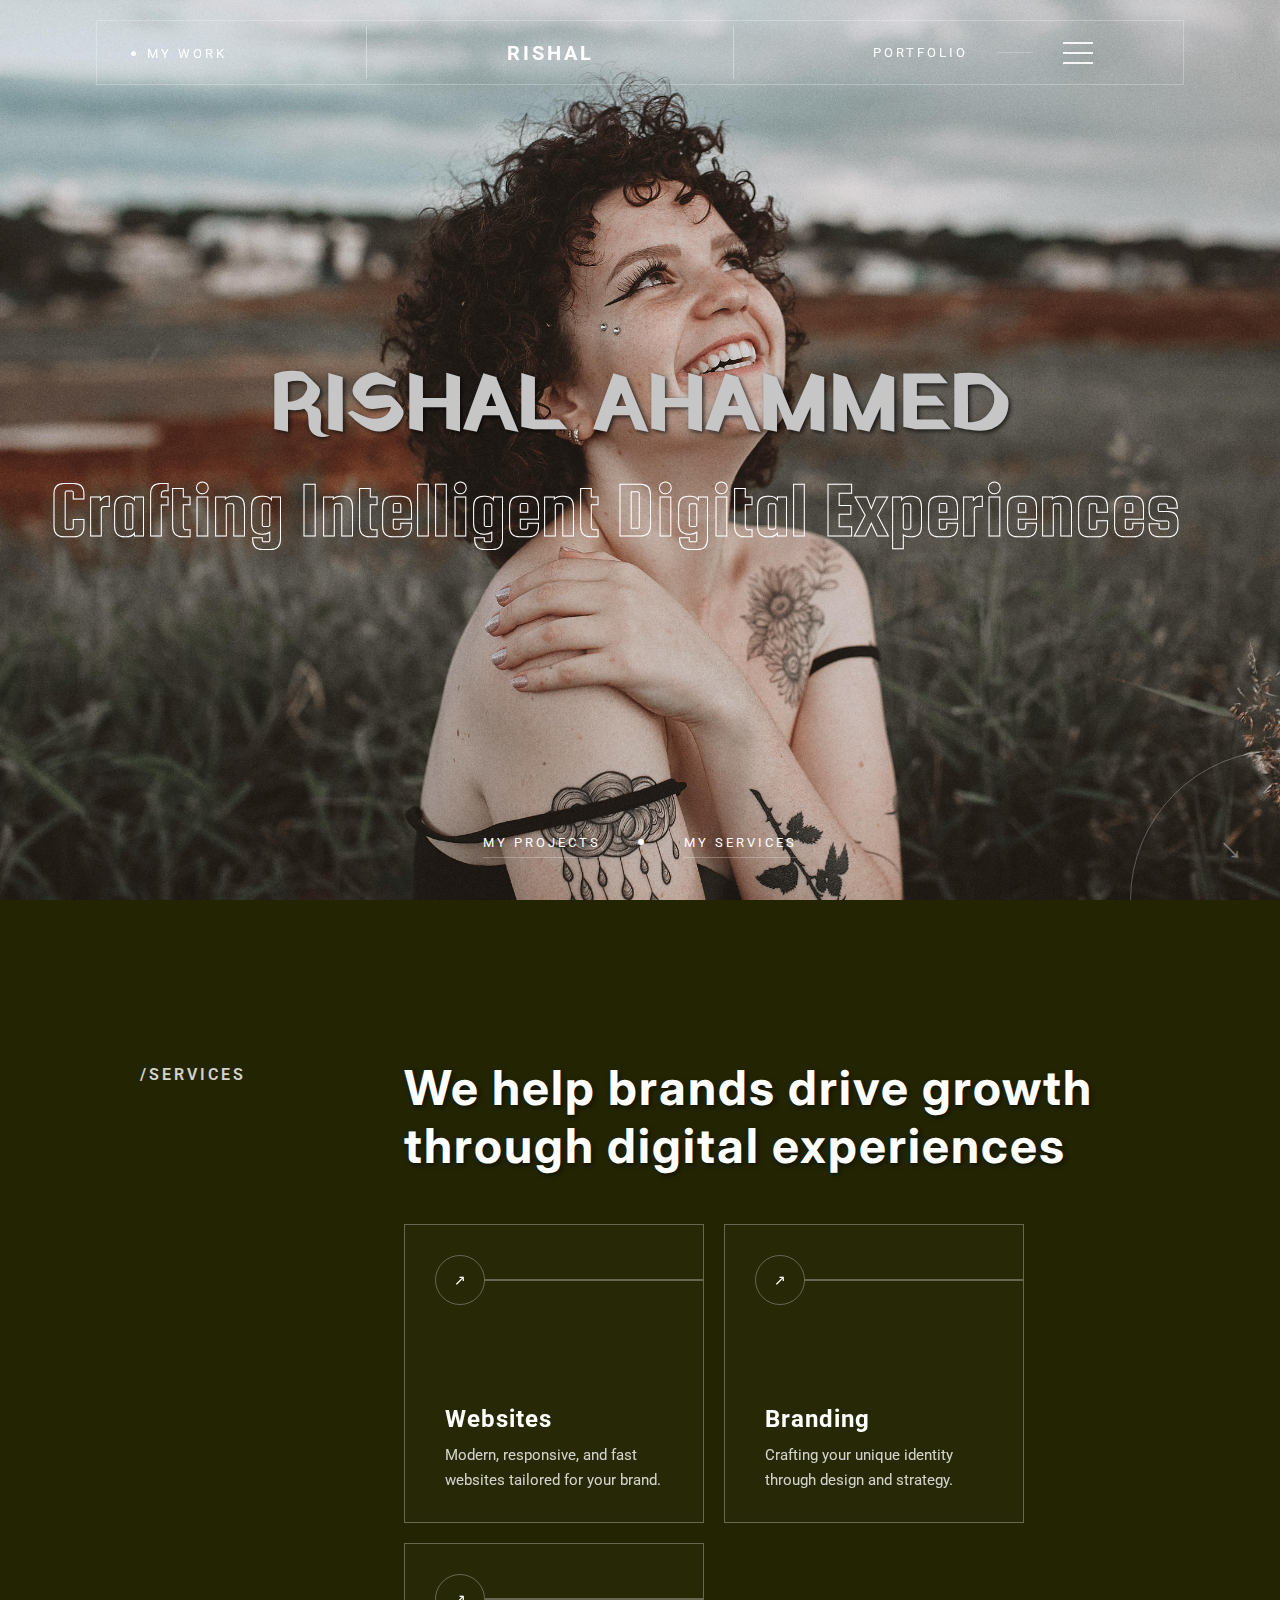
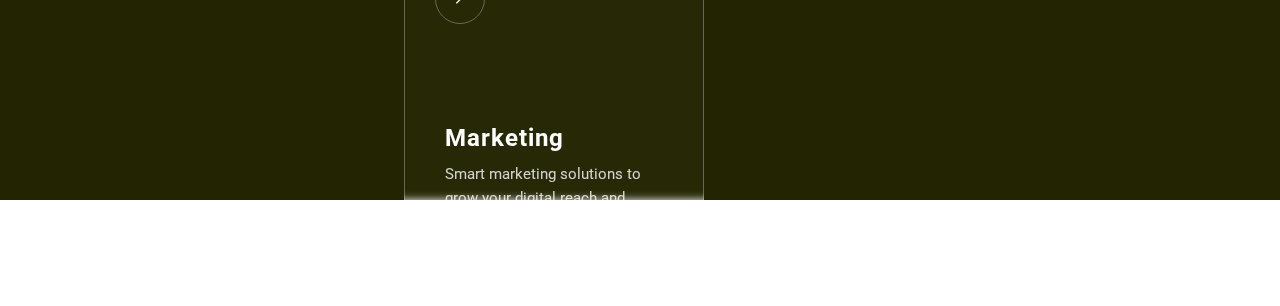
<file: index.html>
<!DOCTYPE html>
<html lang="en">

<head>
    <meta charset="UTF-8">
    <meta name="viewport" content="width=device-width, initial-scale=1.0">
    <title>Rishal Ahammed | Portfolio</title>

    <!-- Google Fonts -->
    <link href="https://fonts.googleapis.com/css2?family=Roboto:wght@400;700&family=Lora&display=swap" rel="stylesheet">
    <link rel="preconnect" href="https://fonts.googleapis.com">
    <link rel="preconnect" href="https://fonts.gstatic.com" crossorigin>
    <link
        href="https://fonts.googleapis.com/css2?family=JetBrains+Mono:ital,wght@0,100..800;1,100..800&family=Squada+One&family=Yatra+One&display=swap"
        rel="stylesheet">
    <link href="https://fonts.googleapis.com/css2?family=Inter:wght@600&display=swap" rel="stylesheet">

    <!-- External CSS -->
    <link rel="stylesheet" href="styles.css">
</head>

<body>


    <div class="div1" id="div1">
        <div class="header-box">
            <ul class="leading">
                <li><a href="">MY WORK</a></li>
            </ul>
            <hr class="separator">
            <h1><a href="">RISHAL</a></h1>
            <hr class="separator">
            <div class="trailing">
                <p>PORTFOLIO</p>
                <div class="bar4"></div>
                <div class="container" onclick="myFunction(this)">
                    <div class="bar1"></div>
                    <div class="bar2"></div>
                    <div class="bar3"></div>
                </div>
            </div>
        </div>


        <div class="fullscreen-menu" id="fullscreen-menu">
            <div class="overlay-scroll-wrapper" id="overlay-scroll-wrapper">
                <ul id="overlay-menu-items" class="overlay-menu-items">
                    <li><a href="#home" data-text="Home">Home</a></li>
                    <li><a href="#about" data-text="About">About</a></li>
                    <li><a href="#projects" data-text="Projects">Projects</a></li>
                    <li><a href="#services" data-text="Services">Services</a></li>
                    <li><a href="#contact" data-text="Contact">Contact</a></li>
                </ul>

            </div>
        </div>



        <div class="heading-container">
            <!-- First Heading (moves left to right) -->
            <h1 class="heading">RISHAL AHAMMED</h1>
            <!-- Second Heading (continuous movement with seamless duplication) -->
            <div class="heading-second-container">
                <div class="heading-second-track">
                    <span class="heading-second">Crafting Intelligent Digital Experiences</span>
                    <span class="heading-second">Crafting Intelligent Digital Experiences</span>
                    <span class="heading-second">Crafting Intelligent Digital Experiences</span>
                    <span class="heading-second">Crafting Intelligent Digital Experiences</span>
                    <span class="heading-second">Crafting Intelligent Digital Experiences</span>
                    <span class="heading-second">Crafting Intelligent Digital Experiences</span>
                    <span class="heading-second">Crafting Intelligent Digital Experiences</span>
                    <span class="heading-second">Crafting Intelligent Digital Experiences</span>
                </div>
            </div>
        </div>
        <div class="bottom-text-container">
            <a href="#" class="bottom-text-left">MY PROJECTS</a>
            <p class="bottom-bullet">•</p>
            <a href="#" class="bottom-text-right">MY SERVICES</a>
        </div>
        <div class="quarter-circle-container">
            <a href="#services-section">
                <div class="quarter-circle">
                    <p class="arrow-down">↓</p>
                </div>
            </a>
        </div>
    </div>

    <!-- ------------------------------------------------------------------------------------------------------------------------------------------- -->

    <div class="services-section" id="services-section">
        <div class="services-label">/Services</div>
        <div class="services-heading-container">
            <h1 class="services-main-heading">We help brands drive growth<br>through digital experiences</h1>
            <div class="services-boxes-container">
                <div class="service-box">
                    <div class="circle-line_container">
                        <div class="circle-icon">
                            <span>↗</span> <!-- You can change this to an icon or use Font Awesome -->
                        </div>
                        <div class="line-to-right"></div>
                    </div>
                    <div class="service-content">
                        <h3 class="service-title">Websites</h3>
                        <p class="service-subtitle">Modern, responsive, and fast websites tailored for your brand.</p>
                    </div>
                </div>
                <div class="service-box">
                    <div class="circle-line_container">
                        <div class="circle-icon">
                            <span>↗</span> <!-- You can change this to an icon or use Font Awesome -->
                        </div>
                        <div class="line-to-right"></div>
                    </div>
                    <div class="service-content">
                        <h3 class="service-title">Branding</h3>
                        <p class="service-subtitle">Crafting your unique identity through design and strategy.</p>
                    </div>
                </div>
                <div class="service-box">
                    <div class="circle-line_container">
                        <div class="circle-icon">
                            <span>↗</span> <!-- You can change this to an icon or use Font Awesome -->
                        </div>
                        <div class="line-to-right"></div>
                    </div>
                    <div class="service-content">
                        <h3 class="service-title">Marketing</h3>
                        <p class="service-subtitle">Smart marketing solutions to grow your digital reach and engagement.
                        </p>
                    </div>
                </div>
            </div>
        </div>
    </div>

    <!-- ------------------------------------------------------------------------------------------------------------------------------------------- -->

    <!-- External JavaScript -->
    <script src="script.js" defer></script>
</body>

</html>
</file>
<file: test.html>
<!DOCTYPE html>
<html lang="en">

<head>
    <meta charset="UTF-8">
    <meta name="viewport" content="width=device-width, initial-scale=1.0">
    <title>Header Color Change on Scroll</title>

    <style>
        /* Basic CSS Reset */
        * {
            margin: 0;
            padding: 0;
            box-sizing: border-box;
        }

        body,
        html {
            height: 200vh;
            overflow: auto;
            scrollbar-width: none;
        }

        body::-webkit-scrollbar {
            display: none;
            /* Hide scrollbar for WebKit browsers (Chrome, Safari) */
        }

        /* First Section */
        .div1 {
            position: relative;
            background: url("https://via.placeholder.com/1920x1080") no-repeat center center/cover;
            height: 100vh;
            display: flex;
            justify-content: center;
            align-items: center;
            color: white;
            transition: background-color 0.2s ease;
        }

        .div2 {
            background-color: #2c3e50;
            height: 100vh;
            display: flex;
            justify-content: center;
            align-items: center;
            color: white;
        }

        /* Header box */
        .header-box {
            position: fixed;
            top: 20px;
            left: 50%;
            transform: translateX(-50%);
            padding: 10px 50px;
            font-size: 20px;
            background-color: transparent;
            /* Initially transparent */
            transition: background-color 0.2s ease;
            /* Smooth transition for color change */
            z-index: 10;
        }
    </style>
</head>

<body>

    <!-- First Section -->
    <div class="div1">
        <div class="header-box">
            <p>Scroll to Change Background Color</p>
        </div>
    </div>

    <!-- Second Section -->
    <div class="div2">
        <p>Second Section</p>
    </div>

    <script>
        console.log('Script is running');

        // Attach scroll event listener
        document.addEventListener('scroll', function () {
            console.log('Scroll detected!');
            const scrollY = window.scrollY || document.documentElement.scrollTop;
            console.log('Current Scroll Position:', scrollY);

            const header = document.querySelector('.header-box');
            if (scrollY > 50) {
                header.style.backgroundColor = 'red';
            } else {
                header.style.backgroundColor = 'rgba(0, 0, 0, 0.5)';
            }
        });
    </script>

</body>

</html>
</file>
<file: styles.css>
/*======================
  Root Variables
========================*/
:root {
  --main-font: "Roboto", sans-serif;
  --heading-font: "Lora", serif;
  --font3: "Yatra One", system-ui;
  --font4: "Squada One", sans-serif;
  --font-inter-semibold: "Inter", sans-serif;
}

/*======================
  CSS Reset
========================*/
* {
  margin: 0;
  padding: 0;
  box-sizing: border-box;
}

html,
body {
  margin: 0;
  padding: 0;
  height: 200vh;
  overflow-x: hidden;
  overflow-y: scroll;
  scroll-behavior: smooth;
  scrollbar-width: none;
}

/* Hide scrollbar in WebKit-based browsers */
body::-webkit-scrollbar {
  display: none;
}

/*======================
  Section Layouts
========================*/
.div1 {
  position: relative;
  background: url("img/background.jpg") no-repeat center center/cover;
  height: 100vh;
  display: flex;
  flex-direction: column;
  align-items: center;
  justify-content: center;
}


/*======================
  Header Styling
========================*/
.header-box {
  font-family: var(--main-font);
  position: fixed;
  z-index: 1001;
  top: 20px;
  left: 50%;
  transform: translateX(-50%);
  background-color: transparent;
  width: 85%;
  height: 65px;
  padding: 5px 90px 5px 50px;
  border: 0.1px solid rgba(255, 255, 255, 0.266);
  border-radius: 0px;
  display: flex;
  justify-content: space-between;
  align-items: center;
  font-size: 10px;
  color: white;
  letter-spacing: 3px;
  transition: background-color 0.1s linear;
}

.header-box.scrolled {
  background-color: rgba(255, 0, 0, 0.9);
}

h1 a {
  color: white;
  text-decoration: none;
}

/*======================
  Header - Left Menu
========================*/
.leading {
  text-align: left;
  list-style-type: disc;
  letter-spacing: 3px;
}

.leading li {
  font-size: 13px;
  margin-left: 0;
  padding-left: 0;
}

.leading li::marker {
  font-size: 15px;
}

.leading a {
  color: white;
  text-decoration: none;
}

/*======================
  Header - Right Menu
========================*/
.trailing {
  display: flex;
  align-items: center;
  justify-content: flex-end;
  font-size: 13px;
  text-align: right;
  letter-spacing: 3px;
}

/* Hamburger Icon */
.container {
  display: inline-block;
  cursor: pointer;
  margin-left: 30px;
}

.bar1,
.bar2,
.bar3 {
  width: 30px;
  height: 2px;
  background-color: rgba(255, 255, 255, 0.893);
  margin: 8px 0;
  transition: 0.4s;
}

.change .bar1 {
  transform: translate(0, 9px) rotate(-45deg);
}

.change .bar2 {
  opacity: 0;
}

.change .bar3 {
  transform: translate(0, -11px) rotate(45deg);
}

/* Vertical Line Separator */
.separator {
  border: none;
  border-left: 1px solid rgba(255, 255, 255, 0.367);
  height: auto;
  margin: 0;
  align-self: stretch;
}

/* Horizontal Line */
.bar4 {
  width: 35px;
  height: 1px;
  background-color: rgba(255, 255, 255, 0.234);
  margin-left: 30px;
}

/*======================
  Bottom Text Section
========================*/
.bottom-text-container {
  font-family: var(--main-font);
  position: absolute;
  bottom: 40px;
  left: 0;
  right: 0;
  display: flex;
  justify-content: center;
  align-items: center;
  font-size: 13px;
  letter-spacing: 3px;
  color: white;
}

.bottom-bullet {
  font-size: 30px;
  margin: 0 35px;
}

.bottom-text-left,
.bottom-text-right {
  position: relative;
  text-decoration: underline;
  text-underline-offset: 10px;
  text-decoration-color: rgba(255, 255, 255, 0.259);
  color: white;
  display: inline-block;
  cursor: pointer;
}

.bottom-text-left::after,
.bottom-text-right::after {
  content: "";
  position: absolute;
  bottom: -8px;
  right: 0;
  width: 0;
  height: 2px;
  background-color: white;
  transition: width 0.7s ease, right 0.7s ease;
}

.bottom-text-left:hover::after,
.bottom-text-right:hover::after {
  width: 100%;
  right: auto;
  left: 0;
}

/*======================
  Heading Sections
========================*/
.heading-container {
  position: relative;
  width: 100%;
  display: flex;
  flex-direction: column;
  align-items: center;
  justify-content: center;
}

.heading {
  font-family: var(--font3);
  font-size: 5rem;
  text-shadow: 2px 2px 4px rgba(0, 0, 0, 0.7);
  color: rgb(198, 198, 198);
  white-space: nowrap;
  animation: move-heading-left 60s linear infinite;
}

.heading-second-container {
  position: relative;
  width: 100%;
  overflow: hidden;
}

.heading-second-track {
  display: flex;
  animation: continuous-scroll 20s linear infinite;
  will-change: transform;
}

.heading-second {
  font-family: var(--font4);
  font-size: 5rem;
  color: transparent;
  -webkit-text-stroke: 1px white;
  display: inline-block;
  white-space: nowrap;
  padding: 0 50px;
}

/*======================
  Animations
========================*/
/* @keyframes move-heading-left {
  0% {
    transform: translateX(100%);
  }
  100% {
    transform: translateX(-200%);
  }
} */

@keyframes continuous-scroll {
  from {
    transform: translateX(-100%);
  }
  to {
    transform: translateX(0);
  }
}

/*======================
  Quarter Circle Design
========================*/
.quarter-circle-container {
  position: absolute;
  bottom: 0;
  right: 0;
  width: 200px;
  height: 200px;
  overflow: hidden;
  z-index: 50;
}

.quarter-circle {
  width: 300px;
  height: 300px;
  background-color: transparent;
  border-radius: 50%;
  position: absolute;
  bottom: -150px;
  right: -150px;
  border: 0.1px solid rgba(255, 255, 255, 0.266);
  box-sizing: border-box;
  transition: transform 0.9s ease, border-color 0.3s ease;
}

.quarter-circle:hover {
  transform: scale(1.1);
  border-width: 1px;
  border-color: white;
}

.arrow-down {
  position: absolute;
  bottom: 180px;
  left: 90px;
  font-size: 35px;
  color: rgba(255, 255, 255, 0.378);
  font-weight: lighter;
  z-index: 1001;
  transform: rotate(-45deg);
  transition: transform 0.5s ease, color 0.5s ease, font-weight 0.5s ease;
}

.quarter-circle:hover .arrow-down {
  color: rgba(255, 255, 255, 0.752);
  transform: rotate(0deg);
  font-weight: 300;
}

/* Fullscreen overlay menu */
.fullscreen-menu {
  position: fixed;
  z-index: 999;
  top: -100vh;
  left: 0;
  width: 100vw;
  height: 100vh;
  background-color: #0a0a0a; /* Dark background */
  z-index: 999;
  display: flex;
  align-items: center;
  justify-content: center;
  transition: top 0.8s ease-in-out;
  opacity: 0.95;
}
/* Horizontal scroll wrapper */
.overlay-scroll-wrapper {
  overflow: hidden;
  width: 100%;
  height: 100%;
  display: flex;
  align-items: center;
}

/* Menu item styles */
.overlay-menu-items {
  display: flex;
  gap: 80px; /* Reduced spacing between items */
  min-width: max-content; /* Ensures full width of all li's is respected */
  padding: 0 10vw; /* Optional: adds left/right space */
  will-change: transform;
  transition: transform 0.2s ease-out; /* Smooth transition */
}

.overlay-menu-items li {
  margin: 0 50px;
  white-space: nowrap;
  position: relative;
  z-index: 1;
}

.overlay-menu-items li a {
  font-size: 6rem;
  font-family: var(--font4);
  color: transparent;
  -webkit-text-stroke: 1px white;
  position: relative;
  display: inline-block;
  overflow: hidden;
  text-decoration: none;
  cursor: pointer;
}

/* The vertical fill effect */
.overlay-menu-items li a::before {
  content: attr(data-text);
  position: absolute;
  top: 0;
  left: 0;
  width: 100%;
  height: 100%;
  color: white;
  z-index: -1;
  pointer-events: none;

  clip-path: polygon(0 100%, 100% 100%, 100% 100%, 0 100%);
  transition: clip-path 1s ease-in-out;
}

.overlay-menu-items li a:hover::before {
  clip-path: polygon(0 0%, 100% 0%, 100% 100%, 0 100%);
  transition-duration: 1s; /* keep same duration */
  transition-timing-function: cubic-bezier(0.4, 0, 0.2, 1);
  /* no delay, so starts immediately */
}

.menu-items a:hover {
  color: #f44336; /* Optional: hover color */
}

/* Show menu when toggled */
.fullscreen-menu.show {
  top: 0;
}

/*======================
  Responsive Design
========================*/

/* For Tablets and Below (max width: 768px) */
@media (max-width: 768px) {
  .header-box {
    width: 95%;
    padding: 5px 20px;
    font-size: 10px;
    height: 55px;
  }

  .leading li,
  .trailing {
    font-size: 11px;
  }

  .container {
    margin-left: 15px;
  }

  .bar1,
  .bar2,
  .bar3 {
    width: 25px;
    margin: 6px 0;
  }

  .bar4 {
    width: 25px;
    margin-left: 15px;
  }

  .heading,
  .heading-second {
    font-size: 3rem;
  }

  .overlay-menu-items li a {
    font-size: 4rem;
  }

  .bottom-text-container {
    font-size: 12px;
  }

  .bottom-bullet {
    font-size: 25px;
    margin: 0 20px;
  }

  .arrow-down {
    font-size: 25px;
    left: 60px;
    bottom: 140px;
  }

  .quarter-circle-container {
    width: 160px;
    height: 160px;
  }

  .quarter-circle {
    width: 250px;
    height: 250px;
    bottom: -125px;
    right: -125px;
  }
}

/* For Mobile Phones (max width: 480px) */
@media (max-width: 480px) {
  .header-box {
    width: 95%;
    padding: 5px 15px;
    height: 50px;
    font-size: 9px;
  }

  .leading,
  .trailing {
    display: none; /* Hide header menu links on mobile */
  }

  .container {
    display: block;
    margin-left: auto;
  }

  .heading,
  .heading-second {
    font-size: 2.2rem;
    text-align: center;
    padding: 0 10px;
  }

  .overlay-menu-items {
    gap: 40px;
    padding: 0 5vw;
    flex-direction: column;
    align-items: center;
  }

  .overlay-menu-items li a {
    font-size: 2.5rem;
  }

  .bottom-text-container {
    flex-direction: column;
    font-size: 10px;
    gap: 6px;
    text-align: center;
  }

  .bottom-bullet {
    display: none;
  }

  .arrow-down {
    font-size: 20px;
    left: 45px;
    bottom: 110px;
  }

  .quarter-circle-container {
    width: 100px;
    height: 100px;
  }

  .quarter-circle {
    width: 150px;
    height: 150px;
    bottom: -75px;
    right: -75px;
  }

  .fullscreen-menu {
    padding: 20px;
    align-items: start;
    justify-content: start;
    flex-direction: column;
  }

  .overlay-scroll-wrapper {
    align-items: flex-start;
    padding-top: 80px;
  }
}

/*======================================================================================================================================
  Services Page Layout
========================*/
.services-section {
  min-height: 100vh;
  background-color: rgb(34, 36, 2);
  color: white;
  padding: 40px 20px;
  display: flex;
  flex-direction: column;
  position: relative;
  font-family: var(--main-font);
}

/* Top-left label */
.services-label {
  position: relative;
  top: 125px;
  left: 120px;
  font-size: 16px;
  font-weight: 600;
  letter-spacing: 3px;
  text-transform: uppercase;
  opacity: 0.8;
}

/* Main heading */
.services-heading-container {
  margin-top: 100px; /* Creates spacing from top label */
  padding-left: 30vw;
}

.services-main-heading {
  font-size: 3rem;
  font-family: var(--font-inter-semibold);
  line-height: 1.2;
  letter-spacing: 2px;
  color: white;
  text-shadow: 2px 2px 5px rgba(0, 0, 0, 0.5);
}

.services-boxes-container {
  display: flex;
  flex-wrap: wrap;
  gap: 20px;
  margin-top: 50px;
  justify-content: flex-start;
}

.service-box {
  border: 1.5px solid rgba(255, 255, 255, 0.3);
  padding: 30px 40px;
  width: 300px;
  background-color: rgba(255, 255, 255, 0.02);
  text-align: left;
  color: white;
  transition: border-color 0.3s ease, transform 0.3s ease;
  backdrop-filter: blur(4px);
  position: relative; /* ✅ Added for absolute positioning of elements inside */
  overflow: hidden;
}

/* .service-box:hover {
  border-color: white;
  transform: translateY(-5px);
} */

.service-title {
  font-size: 1.5rem;
  margin-bottom: 10px;
  font-family: var(--main-font);
  letter-spacing: 1px;
}

.service-subtitle {
  font-size: 0.95rem;
  line-height: 1.6;
  opacity: 0.8;
  font-family: var(--main-font);
}

@media (max-width: 768px) {
  .services-heading-container {
    padding-left: 10vw;
    padding-right: 10vw;
  }

  .services-boxes-container {
    justify-content: center;
  }
}

.circle-line_container {
  position: absolute;
  display: flex;
  align-items: center;
  margin-bottom: 50px;
  top: 30px;
  left: 30px;
  right: 0px;
  z-index: 1;
}

.service-content {
  margin-top: 150px;
}

.circle-icon {
  width: 50px;
  height: 50px;
  border: 1.5px solid rgba(255, 255, 255, 0.3);
  border-radius: 50%;
  display: flex;
  align-items: center;
  justify-content: center;
  color: white;
  font-size: 14px;
}

.line-to-right {
  height: 1.5px;
  flex-grow: 5;
  background-color: #ffffff4d;
  margin-left: 0px;
}

/*======================================================================================================================================
  About Page Layout
========================*/
.about-section {
  min-height: 100vh;
  background-color: rgb(34, 36, 2);
  color: white;
  padding: 0 5vw;
  font-family: var(--main-font);
  position: relative;
  display: flex;
  flex-direction: column;
  justify-content: center;
  box-sizing: border-box;
}

/* Top line */
.about-section::before {
  content: "";
  position: absolute;
  top: 40px;
  left: 0;
  right: 0;
  height: 0.5px;
  background-color: #ffffff4d;
  pointer-events: none;
}

/* Bottom line */
.about-section::after {
  content: "";
  position: absolute;
  left: 0;
  right: 0;
  bottom: 0;
  height: 0.5px;
  background-color: #ffffff4d;
  pointer-events: none;
}

/* Label - Top Left */
.about-label {
  position: absolute;
  top: 50px;
  left: 5vw;
  font-size: 16px;
  font-weight: 600;
  letter-spacing: 3px;
  text-transform: uppercase;
  opacity: 0.8;
  margin: 0;
}

/* Center Left Heading */
.about_box {
  display: flex;
  flex-direction: column;
  justify-content: center;
  height: 100%;
  max-width: 800px;
  margin-left: 0;
  padding-top: 20vh;
}

.about-main__heading {
  font-size: clamp(2rem, 5vw, 4rem);
  font-family: var(--font-inter-semibold);
  line-height: 1.2;
  letter-spacing: 2px;
  color: white;
}

/* Bottom Left Link */
.about-bottom__text {
  position: absolute;
  bottom: 70px;
  left: 5vw;
  text-decoration: underline;
  text-underline-offset: 10px;
  text-decoration-color: rgba(255, 255, 255, 0.259);
  color: white;
  font-size: 1rem;
  cursor: pointer;
}

/* Hover animation */
.about-bottom__text::after {
  content: "";
  position: absolute;
  bottom: -8px;
  right: 0;
  width: 0;
  height: 2px;
  background-color: white;
  transition: width 0.7s ease, right 0.7s ease;
}

.about-bottom__text:hover::after {
  width: 100%;
  right: auto;
  left: 0;
}

/* Responsive tweaks */
@media (max-width: 768px) {
  .about-label {
    left: 3vw;
    font-size: 14px;
  }

  .about_box {
    padding-top: 15vh;
  }

  .about-main__heading {
    font-size: 2.2rem;
  }

  .about-bottom__text {
    left: 3vw;
    bottom: 40px;
    font-size: 0.9rem;
  }
}
</file>
